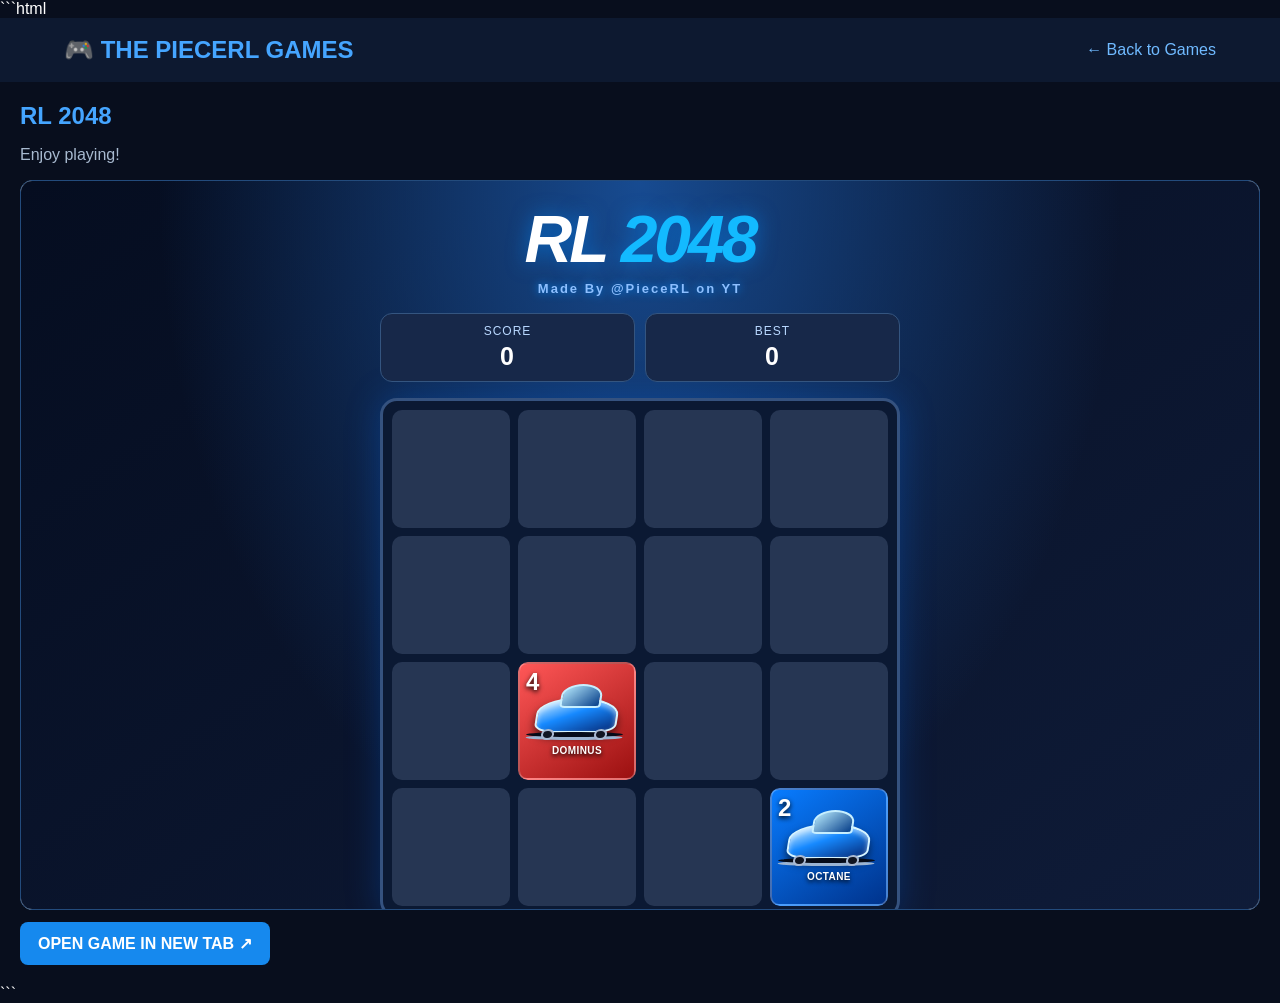
<file: play.html>
```html
<!DOCTYPE html>
<html lang="en">
<head>
<meta charset="UTF-8">
<meta name="viewport" content="width=device-width, initial-scale=1">
<title>Playing - The PieceRL Games</title>
<style>
*{box-sizing:border-box}
body{margin:0;background:#080e1d;color:white;font-family:Arial,sans-serif}
header{padding:18px 5%;background:#0d1930;display:flex;justify-content:space-between;align-items:center}
h2{color:#45a5ff;margin:0}
a{color:#70baff;text-decoration:none}
main{padding:20px}
#gameFrame{width:100%;height:calc(100vh - 170px);border:1px solid #234b7c;border-radius:12px;background:white}
#message{color:#a8bad0}
#openGame{display:inline-block;margin-top:12px;padding:12px 18px;background:#1689ee;color:white;border-radius:8px;font-weight:bold}
</style>
</head>
<body>
<header>
<h2>🎮 THE PIECERL GAMES</h2>
<a href="index.html">← Back to Games</a>
</header>
<main>
<h2 id="gameName">Loading game...</h2>
<p id="message">Please wait...</p>
<iframe id="gameFrame" allow="fullscreen; autoplay; gamepad" allowfullscreen></iframe>
<a id="openGame" target="_blank" rel="noopener">OPEN GAME IN NEW TAB ↗</a>
</main>

<script>
const gameUrl = "https://piecerl.github.io/rl2048.html";

document.title = "RL 2048 - The PieceRL Games";
document.getElementById("gameName").textContent = "RL 2048";
document.getElementById("message").textContent = "Enjoy playing!";
document.getElementById("gameFrame").src = gameUrl;
document.getElementById("openGame").href = gameUrl;
</script>
</body>
</html>
```
</file>
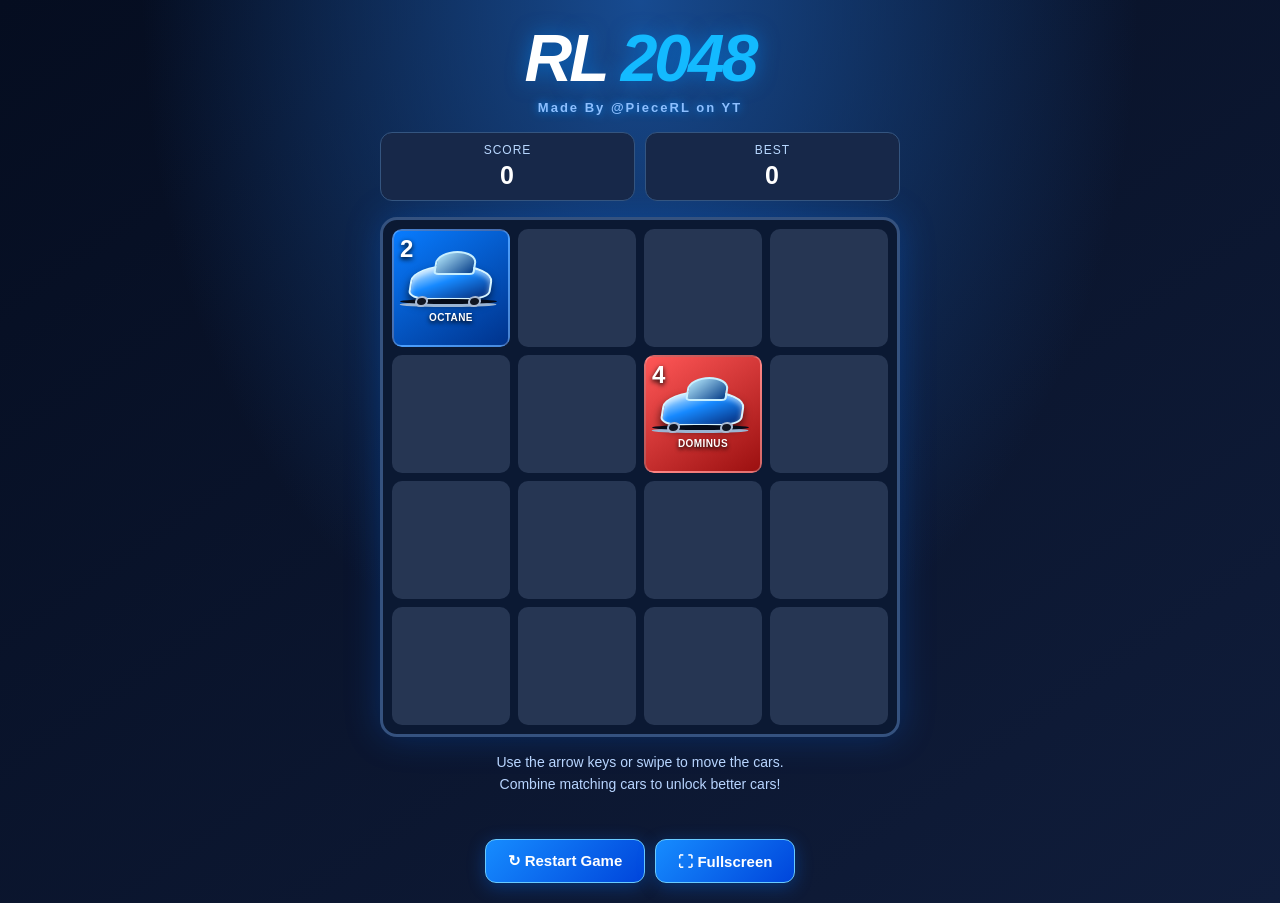
<file: rl2048.html>
<!DOCTYPE html>
<html lang="en">
<head>
<meta charset="UTF-8">
<meta name="viewport" content="width=device-width, initial-scale=1.0">
<title>RL 2048 - Made By @PieceRL on YT</title>
<style>
* { box-sizing: border-box; }
:root { color-scheme: dark; }
body {
  margin: 0; min-height: 100vh; padding: 20px;
  display: flex; justify-content: center; align-items: center;
  color: #fff; font-family: Arial, Helvetica, sans-serif;
  background:
    radial-gradient(ellipse at 50% 0%, #174b91 0%, transparent 55%),
    linear-gradient(145deg, #050d20, #101d3b);
}
.game { width: min(100%, 520px); text-align: center; }
h1 {
  margin: 0 0 4px; font-size: clamp(42px, 10vw, 66px);
  font-style: italic; letter-spacing: -3px;
  text-shadow: 0 0 20px #008cff88;
}
h1 span { color: #13baff; }
.creator {
  color: #8dbfff; font-size: 13px; font-weight: bold;
  letter-spacing: 2px; margin: 0 0 17px;
  text-shadow: 0 0 10px #008cff;
}
.top { display: flex; gap: 10px; margin-bottom: 16px; }
.score {
  flex: 1; padding: 10px; border-radius: 12px;
  background: #172849; border: 1px solid #345580;
  color: #b9d8ff; font-size: 12px; letter-spacing: 1px;
}
.score strong { display: block; margin-top: 4px; color: white; font-size: 25px; }
.board {
  width: 100%; aspect-ratio: 1; padding: 9px;
  display: grid; grid-template: repeat(4, 1fr) / repeat(4, 1fr);
  gap: 8px; border-radius: 17px; border: 3px solid #35527f;
  background: #0b1933; box-shadow: 0 0 35px #006eff40;
  touch-action: none; user-select: none;
}
.cell {
  min-width: 0; min-height: 0; position: relative;
  display: flex; align-items: center; justify-content: center;
  overflow: hidden; border-radius: 10px; background: #263653;
}
.tile {
  position: relative; width: 100%; height: 100%; border-radius: 9px;
  border: 2px solid #ffffff45; display: flex; flex-direction: column;
  justify-content: center; align-items: center; overflow: hidden;
  animation: pop .13s ease-out;
}
@keyframes pop { from { transform: scale(.82); opacity: .5; } to { transform: scale(1); opacity: 1; } }
.number {
  position: absolute; z-index: 3; top: 4px; left: 6px;
  font-size: clamp(15px, 4.5vw, 24px); font-weight: 900;
  text-shadow: 0 2px 5px #000;
}
.car {
  position: relative; width: 72%; height: 31%; margin-top: 12px;
  border: 2px solid #d6f4ff; border-radius: 45% 48% 25% 25%;
  background: linear-gradient(160deg, #e2f8ff, #1689ff 45%, #062b78);
  transform: skewX(-9deg); box-shadow: 0 5px 8px #0009, inset 0 3px 5px #ffffff80;
}
.car::before {
  content: ""; position: absolute; width: 48%; height: 65%;
  left: 25%; top: -52%; border: 2px solid #c7efff;
  border-radius: 60% 60% 15% 15%;
  background: linear-gradient(140deg, #b9ecff, #063e89);
}
.car::after {
  content: ""; position: absolute; width: 125%; height: 18%;
  left: -12%; bottom: -19%; border-radius: 50%;
  background: #050b19; box-shadow: 0 3px 0 #9bb4d2;
}
.wheel {
  position: absolute; z-index: 2; width: 16%; height: 35%;
  left: 8%; bottom: -27%; border-radius: 50%;
  background: #101522; border: 2px solid #a9b9d2;
}
.wheel.right { left: auto; right: 8%; }
.car-label {
  z-index: 3; margin-top: 12px; font-size: clamp(7px, 2vw, 10px);
  font-weight: 900; letter-spacing: .4px; text-shadow: 0 2px 4px #000;
}
.v2 { background: linear-gradient(145deg,#087cff,#00338c); }
.v4 { background: linear-gradient(145deg,#ff5757,#9b1010); }
.v8 { background: linear-gradient(145deg,#c052ff,#6400b3); }
.v16 { background: linear-gradient(145deg,#ffe16a,#a85c00); }
.v32 { background: linear-gradient(145deg,#45ec83,#007d39); }
.v64 { background: linear-gradient(145deg,#ff8c32,#a92b00); }
.v128 { background: linear-gradient(145deg,#39e7ff,#006caa); }
.v256 { background: linear-gradient(145deg,#ff45bc,#a00068); }
.v512 { background: linear-gradient(145deg,#d9d9ff,#5555aa); }
.v1024 { background: linear-gradient(145deg,#f5e8a0,#a47b13); }
.v2048 { background: linear-gradient(145deg,#ffffff,#087dff); }
.controls { margin-top: 15px; color: #b8d5ff; font-size: 14px; line-height: 1.55; }
.message { min-height: 24px; margin-top: 8px; color: #53d9ff; font-weight: bold; }
.buttons { display: flex; justify-content: center; gap: 10px; flex-wrap: wrap; }
button {
  margin-top: 12px; padding: 12px 22px; border-radius: 11px;
  border: 1px solid #69caff; color: white; font-size: 15px;
  font-weight: bold; cursor: pointer;
  background: linear-gradient(135deg,#168cff,#0045db);
  box-shadow: 0 4px 18px #006eff55;
}
button:hover { filter: brightness(1.15); }
button:focus-visible { outline: 3px solid white; outline-offset: 3px; }
@media (max-width: 400px) {
  body { padding: 10px; }
  .board { gap: 6px; padding: 7px; }
  .creator { font-size: 11px; }
}
</style>
</head>
<body>
<main class="game">
  <h1>RL <span>2048</span></h1>
  <div class="creator">Made By @PieceRL on YT</div>

  <div class="top">
    <div class="score">SCORE<strong id="score">0</strong></div>
    <div class="score">BEST<strong id="best">0</strong></div>
  </div>

  <div class="board" id="board" aria-label="2048 game board"></div>

  <div class="controls">
    Use the arrow keys or swipe to move the cars.<br>
    Combine matching cars to unlock better cars!
  </div>
  <div class="message" id="message" aria-live="polite"></div>

  <div class="buttons">
    <button type="button" id="restart">↻ Restart Game</button>
    <button type="button" id="fullscreen">⛶ Fullscreen</button>
  </div>
</main>

<script>
"use strict";

const boardElement = document.getElementById("board");
const scoreElement = document.getElementById("score");
const bestElement = document.getElementById("best");
const messageElement = document.getElementById("message");

let grid = [];
let score = 0;
let best = 0;
let finished = false;
let won = false;

try { best = Number(localStorage.getItem("rl2048best")) || 0; } catch (_) {}

const carNames = {
  2: "OCTANE", 4: "DOMINUS", 8: "FENNEC", 16: "BREAKOUT",
  32: "MERC", 64: "ENDO", 128: "TAKUMI", 256: "DINGO",
  512: "BATMOBILE", 1024: "F1 CAR", 2048: "GOLDEN CAR"
};

function makeEmptyGrid() {
  return Array.from({ length: 4 }, () => [0, 0, 0, 0]);
}

function addRandomTile() {
  const empty = [];
  for (let r = 0; r < 4; r++) {
    for (let c = 0; c < 4; c++) {
      if (grid[r][c] === 0) empty.push([r, c]);
    }
  }
  if (!empty.length) return;
  const [r, c] = empty[Math.floor(Math.random() * empty.length)];
  grid[r][c] = Math.random() < 0.9 ? 2 : 4;
}

function render() {
  boardElement.innerHTML = "";
  for (let r = 0; r < 4; r++) {
    for (let c = 0; c < 4; c++) {
      const cell = document.createElement("div");
      cell.className = "cell";
      const value = grid[r][c];

      if (value) {
        const tile = document.createElement("div");
        tile.className = "tile v" + Math.min(value, 2048);

        const number = document.createElement("div");
        number.className = "number";
        number.textContent = value;

        const car = document.createElement("div");
        car.className = "car";
        const wheel1 = document.createElement("div");
        wheel1.className = "wheel";
        const wheel2 = document.createElement("div");
        wheel2.className = "wheel right";
        car.append(wheel1, wheel2);

        const label = document.createElement("div");
        label.className = "car-label";
        label.textContent = carNames[value] || "SUPER CAR";

        tile.append(number, car, label);
        cell.appendChild(tile);
      }
      boardElement.appendChild(cell);
    }
  }
  scoreElement.textContent = score;
  bestElement.textContent = best;
}

function move(direction) {
  if (finished) return;
  let changed = false;

  for (let i = 0; i < 4; i++) {
    let line = [];
    for (let j = 0; j < 4; j++) {
      if (direction === "left") line.push(grid[i][j]);
      else if (direction === "right") line.push(grid[i][3 - j]);
      else if (direction === "up") line.push(grid[j][i]);
      else line.push(grid[3 - j][i]);
    }

    const original = [...line];
    line = line.filter(value => value !== 0);

    for (let j = 0; j < line.length - 1; j++) {
      if (line[j] === line[j + 1]) {
        line[j] *= 2;
        score += line[j];
        if (line[j] === 2048) won = true;
        line.splice(j + 1, 1);
      }
    }
    while (line.length < 4) line.push(0);

    for (let j = 0; j < 4; j++) {
      if (original[j] !== line[j]) changed = true;
      if (direction === "left") grid[i][j] = line[j];
      else if (direction === "right") grid[i][3 - j] = line[j];
      else if (direction === "up") grid[j][i] = line[j];
      else grid[3 - j][i] = line[j];
    }
  }

  if (!changed) return;
  addRandomTile();

  if (score > best) {
    best = score;
    try { localStorage.setItem("rl2048best", String(best)); } catch (_) {}
  }

  if (won) {
    messageElement.textContent = "🏆 YOU UNLOCKED THE GOLDEN CAR!";
    won = false;
  }

  render();
  if (!canMove()) {
    finished = true;
    messageElement.textContent = "GAME OVER! Press Restart to play again.";
  }
}

function canMove() {
  for (let r = 0; r < 4; r++) {
    for (let c = 0; c < 4; c++) {
      if (grid[r][c] === 0) return true;
      if (c < 3 && grid[r][c] === grid[r][c + 1]) return true;
      if (r < 3 && grid[r][c] === grid[r + 1][c]) return true;
    }
  }
  return false;
}

function restart() {
  grid = makeEmptyGrid();
  score = 0;
  finished = false;
  won = false;
  messageElement.textContent = "";
  addRandomTile();
  addRandomTile();
  render();
}

document.addEventListener("keydown", event => {
  const directions = {
    ArrowLeft: "left", ArrowRight: "right",
    ArrowUp: "up", ArrowDown: "down"
  };
  if (directions[event.key]) {
    event.preventDefault();
    move(directions[event.key]);
  }
});

let touchStartX = 0;
let touchStartY = 0;
boardElement.addEventListener("touchstart", event => {
  const touch = event.changedTouches[0];
  touchStartX = touch.clientX;
  touchStartY = touch.clientY;
}, { passive: true });

boardElement.addEventListener("touchend", event => {
  const touch = event.changedTouches[0];
  const dx = touch.clientX - touchStartX;
  const dy = touch.clientY - touchStartY;
  if (Math.max(Math.abs(dx), Math.abs(dy)) < 25) return;
  if (Math.abs(dx) > Math.abs(dy)) move(dx > 0 ? "right" : "left");
  else move(dy > 0 ? "down" : "up");
}, { passive: true });

document.getElementById("restart").addEventListener("click", restart);

document.getElementById("fullscreen").addEventListener("click", async () => {
  try {
    if (!document.fullscreenElement) {
      await document.documentElement.requestFullscreen();
    } else {
      await document.exitFullscreen();
    }
  } catch (error) {
    messageElement.textContent = "Fullscreen isn't available in this browser.";
  }
});

restart();
</script>
</body>
</html>
</file>
